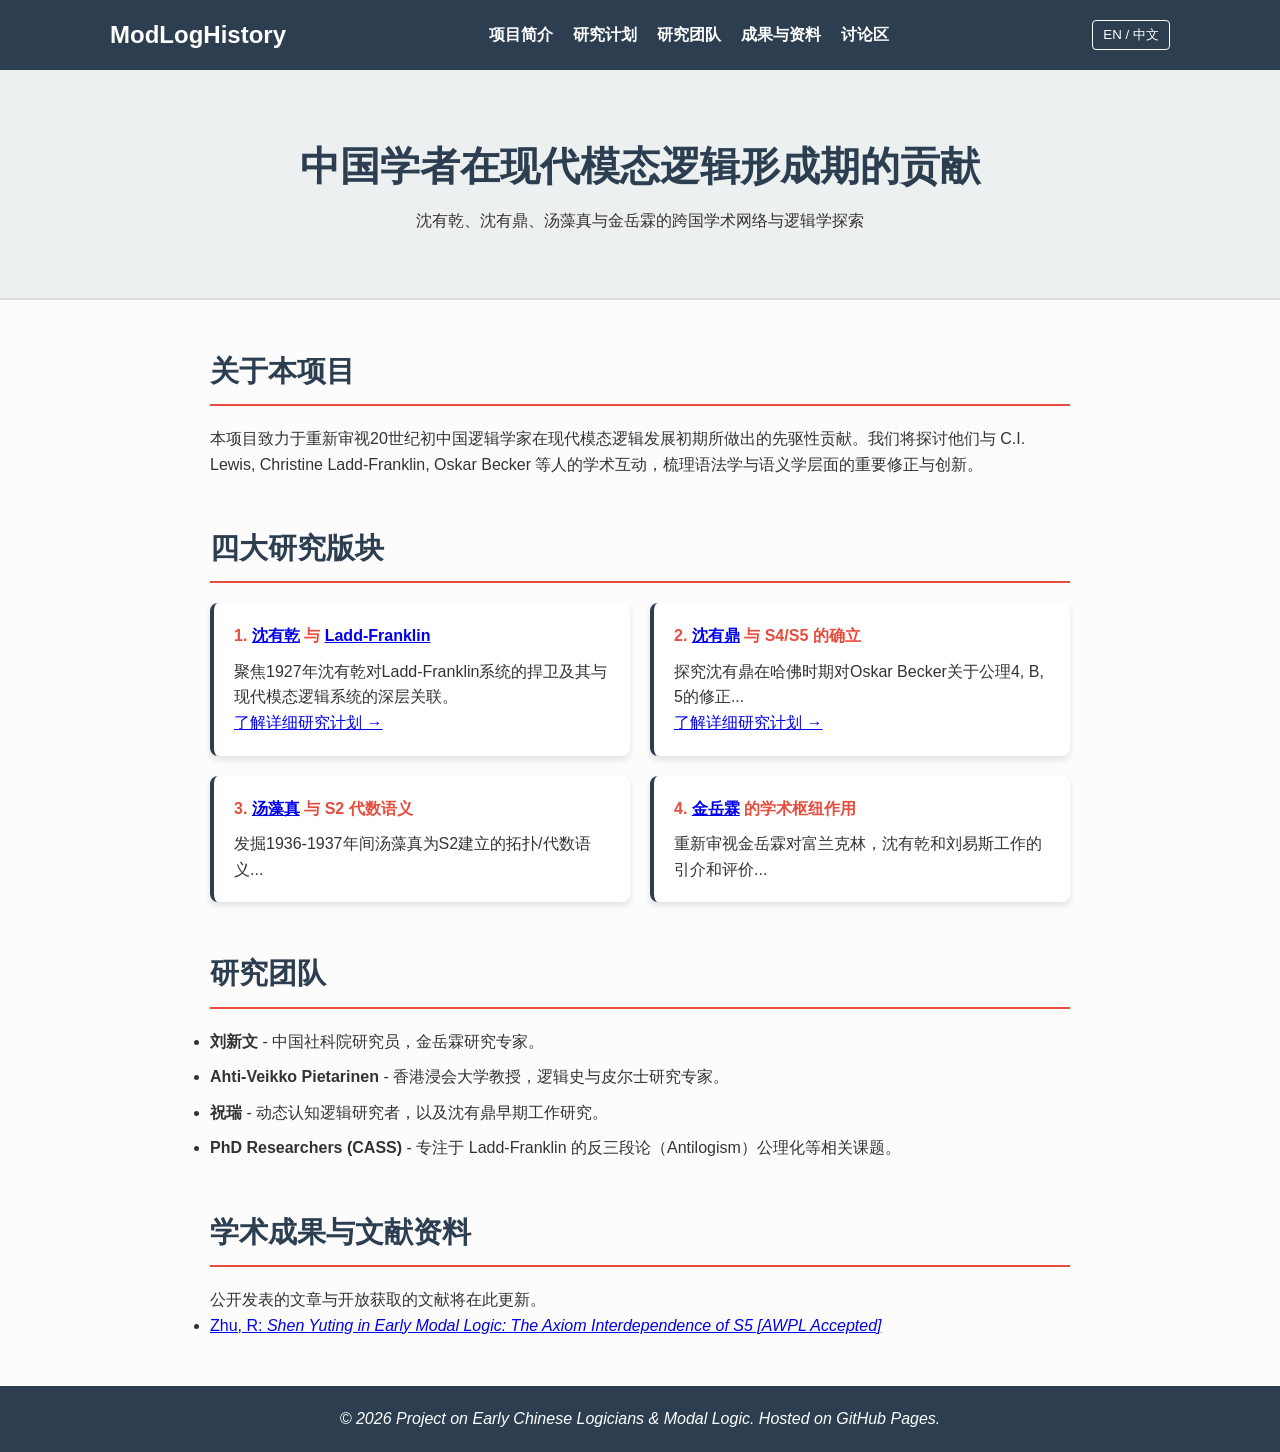
<file: index.html>
<!DOCTYPE html>
<html lang="zh">
<head>
    <meta charset="UTF-8">
    <meta name="viewport" content="width=device-width, initial-scale=1.0">
    <title>早期中国逻辑学家与模态逻辑 | Early Chinese Logicians & Modal Logic</title>
    <link rel="stylesheet" href="style.css">
</head>
<body>
    <nav>
        <div class="nav-container">
            <h1 class="logo">ModLogHistory</h1>
            <ul class="nav-links">
                <li><a href="#about" data-i18n="nav_about">项目简介</a></li>
                <li><a href="#research" data-i18n="nav_research">研究计划</a></li>
                <li><a href="#team" data-i18n="nav_team">研究团队</a></li>
                <li><a href="#publications" data-i18n="nav_publications">成果与资料</a></li>
                <li><a href="https://github.com/Raycaesar/CN_logicians_EML/discussions/1" target="_blank" data-i18n="nav_forum">讨论区</a></li>
            </ul>
            <button id="lang-toggle">EN / 中文</button>
        </div>
    </nav>

    <header class="hero">
        <h2 data-i18n="hero_title">中国学者在现代模态逻辑形成期的贡献</h2>
        <p data-i18n="hero_subtitle">沈有乾、沈有鼎、汤藻真与金岳霖的跨国学术网络与逻辑学探索</p>
    </header>

    <main>
        <section id="about" class="content-section">
            <h3 data-i18n="about_title">关于本项目</h3>
            <p data-i18n="about_content">本项目致力于重新审视20世纪初中国逻辑学家在现代模态逻辑发展初期所做出的先驱性贡献。我们将探讨他们与 C.I. Lewis, Christine Ladd-Franklin, Oskar Becker 等人的学术互动，梳理语法学与语义学层面的重要修正与创新。</p>
        </section>

        <section id="research" class="content-section">
            <h3 data-i18n="research_title">四大研究版块</h3>
            <div class="grid-container">

                <div class="card">
    <h4>1. <a href="scholar.html?id=shen-youqian">沈有乾</a> 与 <a href="scholar.html?id=ladd-franklin">Ladd-Franklin</a></h4>
    <p data-i18n="research_1">聚焦1927年沈有乾对Ladd-Franklin系统的捍卫及其与现代模态逻辑系统的深层关联。</p> <a href="research-1.html" class="read-more-btn" data-i18n="link_button_1">了解详细研究计划 →</a>
</div>


<div class="card">
    <h4>2. <a href="scholar.html?id=shen-yuting">沈有鼎</a> 与 S4/S5 的确立</h4>
    <p data-i18n="research_2">探究沈有鼎在哈佛时期对Oskar Becker关于公理4, B, 5的修正...</p><a href="research-2.html" class="read-more-btn" data-i18n="link_button_1">了解详细研究计划 →</a>
</div>

<div class="card">
    <h4>3. <a href="scholar.html?id=tang-zaozhen">汤藻真</a> 与 S2 代数语义</h4>
    <p data-i18n="research_3">发掘1936-1937年间汤藻真为S2建立的拓扑/代数语义...</p>
</div>

<div class="card">
    <h4>4. <a href="scholar.html?id=jin-yuelin">金岳霖</a> 的学术枢纽作用</h4>
    <p data-i18n="research_4">重新审视金岳霖对富兰克林，沈有乾和刘易斯工作的引介和评价...</p>
</div>
            </div>
        </section>

        <section id="team" class="content-section">
            <h3 data-i18n="team_title">研究团队</h3>
            <ul class="team-list">
                
                <li><strong>刘新文</strong> - 中国社科院研究员，金岳霖研究专家。</li>
                <li><strong>Ahti-Veikko Pietarinen</strong> - 香港浸会大学教授，逻辑史与皮尔士研究专家。</li>
                <li><strong>祝瑞</strong> - 动态认知逻辑研究者，以及沈有鼎早期工作研究。</li>
                <li><strong>PhD Researchers (CASS)</strong> - 专注于 Ladd-Franklin 的反三段论（Antilogism）公理化等相关课题。</li>
            </ul>
        </section>

        <section id="publications" class="content-section">
            <h3 data-i18n="pub_title">学术成果与文献资料</h3>
            <p data-i18n="pub_desc">公开发表的文章与开放获取的文献将在此更新。</p>
            <ul>
                <li><a href="#">Zhu, R: <i>Shen Yuting in Early Modal Logic: The Axiom Interdependence of S5<i> [AWPL Accepted]
</a></li>
            </ul>
        </section>
    </main>

    <footer>
        <p>&copy; 2026 Project on Early Chinese Logicians & Modal Logic. Hosted on GitHub Pages.</p>
    </footer>

    <script src="script.js"></script>
</body>
</html>
</file>
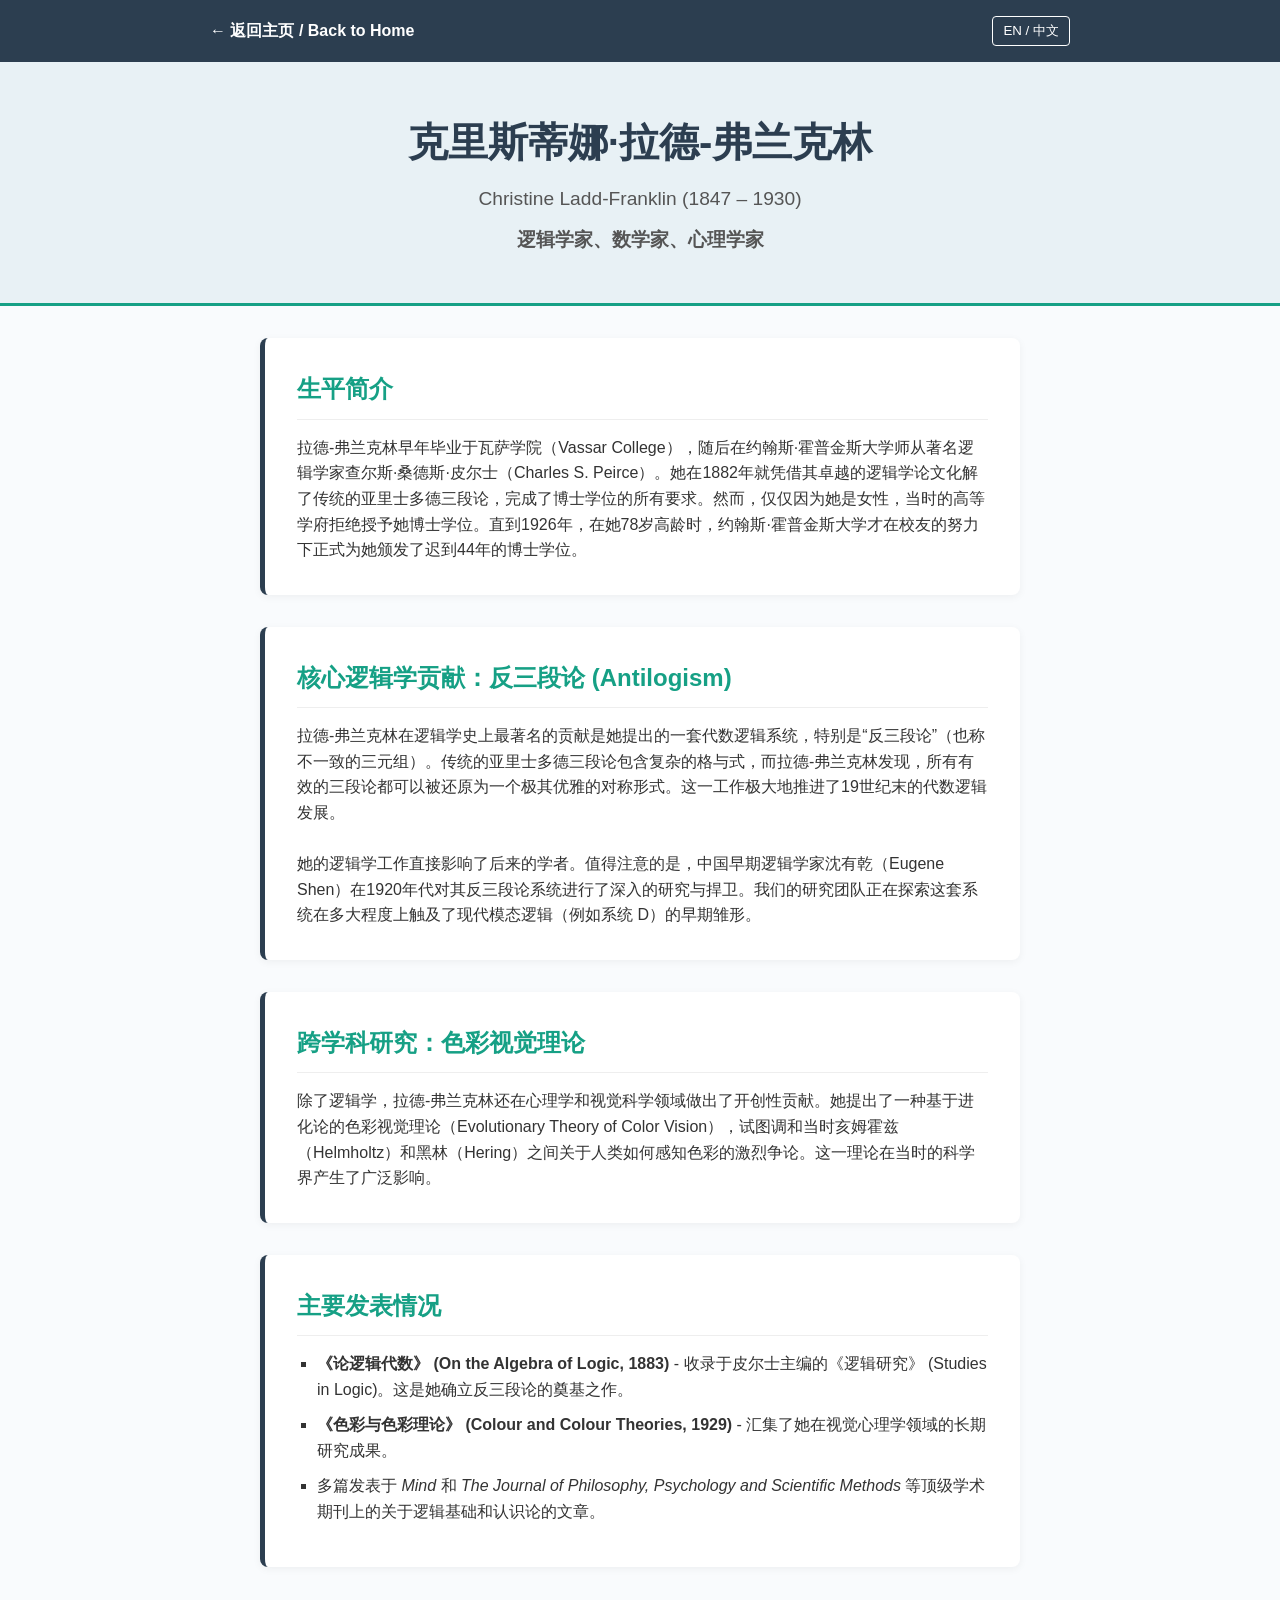
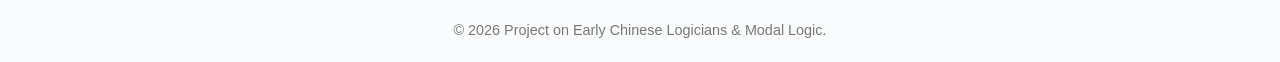
<file: CLF.html>
<!DOCTYPE html>
<html lang="zh">
<head>
    <meta charset="UTF-8">
    <meta name="viewport" content="width=device-width, initial-scale=1.0">
    <title>Christine Ladd-Franklin | 逻辑学家介绍</title>
    <style>
        :root {
            --primary-color: #2c3e50;
            --secondary-color: #16a085;
            --bg-color: #f9fbfd;
            --text-color: #333;
        }
        * { box-sizing: border-box; margin: 0; padding: 0; }
        body { font-family: 'Segoe UI', Tahoma, Geneva, Verdana, sans-serif; line-height: 1.6; color: var(--text-color); background: var(--bg-color); }
        
        /* 导航栏与主页样式保持一致 */
        nav { background: var(--primary-color); color: white; padding: 1rem 0; }
        .nav-container { display: flex; justify-content: space-between; align-items: center; max-width: 900px; margin: auto; padding: 0 20px; }
        .back-link { color: white; text-decoration: none; font-weight: bold; border-bottom: 1px solid transparent; transition: 0.3s; }
        .back-link:hover { border-bottom: 1px solid white; }
        #lang-toggle { background: transparent; border: 1px solid white; color: white; padding: 5px 10px; cursor: pointer; border-radius: 4px; }
        #lang-toggle:hover { background: white; color: var(--primary-color); }

        /* 头部信息 */
        .hero { background: #e8f1f5; padding: 3rem 20px; text-align: center; border-bottom: 3px solid var(--secondary-color); }
        .hero h1 { font-size: 2.5rem; color: var(--primary-color); margin-bottom: 10px; }
        .hero p { font-size: 1.2rem; color: #555; }

        /* 内容区 */
        .content-container { max-width: 800px; margin: 2rem auto; padding: 0 20px; }
        .section-block { background: white; padding: 2rem; border-radius: 8px; box-shadow: 0 2px 8px rgba(0,0,0,0.05); margin-bottom: 2rem; border-left: 5px solid var(--primary-color); }
        .section-block h2 { color: var(--secondary-color); margin-bottom: 15px; border-bottom: 1px solid #eee; padding-bottom: 10px; }
        
        ul.pub-list { list-style-type: square; margin-left: 20px; }
        ul.pub-list li { margin-bottom: 10px; }

        footer { text-align: center; padding: 20px; color: #777; font-size: 0.9rem; margin-top: 2rem; }
    </style>
</head>
<body>

    <nav>
        <div class="nav-container">
            <a href="index.html" class="back-link" data-i18n="nav_back">← 返回主页 / Back to Home</a>
            <button id="lang-toggle">EN / 中文</button>
        </div>
    </nav>

    <header class="hero">
        <h1 data-i18n="hero_name">克里斯蒂娜·拉德-弗兰克林</h1>
        <p>Christine Ladd-Franklin (1847 – 1930)</p>
        <p style="margin-top: 10px; font-weight: bold;" data-i18n="hero_title">逻辑学家、数学家、心理学家</p>
    </header>

    <main class="content-container">
        
        <div class="section-block">
            <h2 data-i18n="sec_bio_title">生平简介</h2>
            <p data-i18n="sec_bio_content">拉德-弗兰克林早年毕业于瓦萨学院（Vassar College），随后在约翰斯·霍普金斯大学师从著名逻辑学家查尔斯·桑德斯·皮尔士（Charles S. Peirce）。她在1882年就凭借其卓越的逻辑学论文化解了传统的亚里士多德三段论，完成了博士学位的所有要求。然而，仅仅因为她是女性，当时的高等学府拒绝授予她博士学位。直到1926年，在她78岁高龄时，约翰斯·霍普金斯大学才在校友的努力下正式为她颁发了迟到44年的博士学位。</p>
        </div>

        <div class="section-block">
            <h2 data-i18n="sec_logic_title">核心逻辑学贡献：反三段论 (Antilogism)</h2>
            <p data-i18n="sec_logic_content1">拉德-弗兰克林在逻辑学史上最著名的贡献是她提出的一套代数逻辑系统，特别是“反三段论”（也称不一致的三元组）。传统的亚里士多德三段论包含复杂的格与式，而拉德-弗兰克林发现，所有有效的三段论都可以被还原为一个极其优雅的对称形式。这一工作极大地推进了19世纪末的代数逻辑发展。</p>
            <br>
            <p data-i18n="sec_logic_content2">她的逻辑学工作直接影响了后来的学者。值得注意的是，中国早期逻辑学家沈有乾（Eugene Shen）在1920年代对其反三段论系统进行了深入的研究与捍卫。我们的研究团队正在探索这套系统在多大程度上触及了现代模态逻辑（例如系统 D）的早期雏形。</p>
        </div>

        <div class="section-block">
            <h2 data-i18n="sec_other_title">跨学科研究：色彩视觉理论</h2>
            <p data-i18n="sec_other_content">除了逻辑学，拉德-弗兰克林还在心理学和视觉科学领域做出了开创性贡献。她提出了一种基于进化论的色彩视觉理论（Evolutionary Theory of Color Vision），试图调和当时亥姆霍兹（Helmholtz）和黑林（Hering）之间关于人类如何感知色彩的激烈争论。这一理论在当时的科学界产生了广泛影响。</p>
        </div>

        <div class="section-block">
            <h2 data-i18n="sec_pub_title">主要发表情况</h2>
            <ul class="pub-list">
                <li data-i18n="pub_1"><strong>《论逻辑代数》 (On the Algebra of Logic, 1883)</strong> - 收录于皮尔士主编的《逻辑研究》 (Studies in Logic)。这是她确立反三段论的奠基之作。</li>
                <li data-i18n="pub_2"><strong>《色彩与色彩理论》 (Colour and Colour Theories, 1929)</strong> - 汇集了她在视觉心理学领域的长期研究成果。</li>
                <li data-i18n="pub_3">多篇发表于 <em>Mind</em> 和 <em>The Journal of Philosophy, Psychology and Scientific Methods</em> 等顶级学术期刊上的关于逻辑基础和认识论的文章。</li>
            </ul>
        </div>

    </main>

    <footer>
        <p>&copy; 2026 Project on Early Chinese Logicians & Modal Logic. </p>
    </footer>

    <script>
        const translations = {
            zh: {
                nav_back: "← 返回主页", hero_name: "克里斯蒂娜·拉德-弗兰克林", hero_title: "逻辑学家、数学家、心理学家",
                sec_bio_title: "生平简介", 
                sec_bio_content: "拉德-弗兰克林早年毕业于瓦萨学院（Vassar College），随后在约翰斯·霍普金斯大学师从著名逻辑学家查尔斯·桑德斯·皮尔士（Charles S. Peirce）。她在1882年就凭借其卓越的逻辑学论文化解了传统的亚里士多德三段论，完成了博士学位的所有要求。然而，仅仅因为她是女性，当时的高等学府拒绝授予她博士学位。直到1926年，在她78岁高龄时，约翰斯·霍普金斯大学才在校友的努力下正式为她颁发了迟到44年的博士学位。",
                sec_logic_title: "核心逻辑学贡献：反三段论 (Antilogism)", 
                sec_logic_content1: "拉德-弗兰克林在逻辑学史上最著名的贡献是她提出的一套代数逻辑系统，特别是“反三段论”（也称不一致的三元组）。传统的亚里士多德三段论包含复杂的格与式，而拉德-弗兰克林发现，所有有效的三段论都可以被还原为一个极其优雅的对称形式。这一工作极大地推进了19世纪末的代数逻辑发展。",
                sec_logic_content2: "她的逻辑学工作直接影响了后来的学者。值得注意的是，中国早期逻辑学家沈有乾（Eugene Shen）在1920年代对其反三段论系统进行了深入的研究与捍卫。我们的研究团队正在探索这套系统在多大程度上触及了现代模态逻辑的早期雏形。",
                sec_other_title: "跨学科研究：色彩视觉理论", 
                sec_other_content: "除了逻辑学，拉德-弗兰克林还在心理学和视觉科学领域做出了开创性贡献。她提出了一种基于进化论的色彩视觉理论（Evolutionary Theory of Color Vision），试图调和当时亥姆霍兹（Helmholtz）和黑林（Hering）之间关于人类如何感知色彩的激烈争论。这一理论在当时的科学界产生了广泛影响。",
                sec_pub_title: "主要发表情况", 
                pub_1: "<strong>《论逻辑代数》 (On the Algebra of Logic, 1883)</strong> - 收录于皮尔士主编的《逻辑研究》 (Studies in Logic)。这是她确立反三段论的奠基之作。",
                pub_2: "<strong>《色彩与色彩理论》 (Colour and Colour Theories, 1929)</strong> - 汇集了她在视觉心理学领域的长期研究成果。",
                pub_3: "多篇发表于 <em>Mind</em> 和 <em>The Journal of Philosophy, Psychology and Scientific Methods</em> 等顶级学术期刊上的关于逻辑基础和认识论的文章。"
            },
            en: {
                nav_back: "← Back to Home", hero_name: "Christine Ladd-Franklin", hero_title: "Logician, Mathematician, Psychologist",
                sec_bio_title: "Biography", 
                sec_bio_content: "Ladd-Franklin graduated from Vassar College and subsequently studied under the eminent logician Charles S. Peirce at Johns Hopkins University. She completed all requirements for her Ph.D. in 1882 with a brilliant dissertation on the algebra of logic. However, because she was a woman, the university refused to grant her the degree. It was not until 1926, when she was 78 years old, that Johns Hopkins officially awarded her the Ph.D. she had earned 44 years earlier.",
                sec_logic_title: "Core Logical Contribution: The Antilogism", 
                sec_logic_content1: "Ladd-Franklin's most famous contribution to the history of logic is her algebraic logic system, specifically the 'Antilogism' (or the inconsistent triad). While traditional Aristotelian syllogistic logic involved complex figures and moods, Ladd-Franklin discovered that all valid syllogisms could be reduced to a single, highly elegant symmetrical formula, profoundly advancing algebraic logic in the late 19th century.",
                sec_logic_content2: "Her work had a direct impact on later scholars. Notably, the early Chinese logician Eugene Shen (Shen Youqian) deeply studied and defended her Antilogism system in the 1920s. Our research team is currently exploring the extent to which this system touched upon the early precursors of modern modal logic.",
                sec_other_title: "Interdisciplinary Work: Color Vision Theory", 
                sec_other_content: "Beyond logic, Ladd-Franklin made groundbreaking contributions to psychology and vision science. She proposed an Evolutionary Theory of Color Vision, attempting to reconcile the fierce debate between Helmholtz and Hering regarding how humans perceive color. This theory was highly influential in the scientific community of her time.",
                sec_pub_title: "Key Publications", 
                pub_1: "<strong>'On the Algebra of Logic' (1883)</strong> - Published in <em>Studies in Logic</em>, edited by C.S. Peirce. This is her foundational work establishing the Antilogism.",
                pub_2: "<strong><em>Colour and Colour Theories</em> (1929)</strong> - A compilation of her long-term research in visual psychology.",
                pub_3: "Numerous papers on the foundations of logic and epistemology published in top academic journals such as <em>Mind</em> and <em>The Journal of Philosophy, Psychology and Scientific Methods</em>."
            }
        };

        let currentLang = 'zh';

        document.getElementById('lang-toggle').addEventListener('click', () => {
            currentLang = currentLang === 'zh' ? 'en' : 'zh';
            document.querySelectorAll('[data-i18n]').forEach(el => {
                const key = el.getAttribute('data-i18n');
                if (translations[currentLang][key]) {
                    el.innerHTML = translations[currentLang][key]; // 用 innerHTML 以支持文本中的加粗标签
                }
            });
        });
    </script>
</body>
</html>
</file>
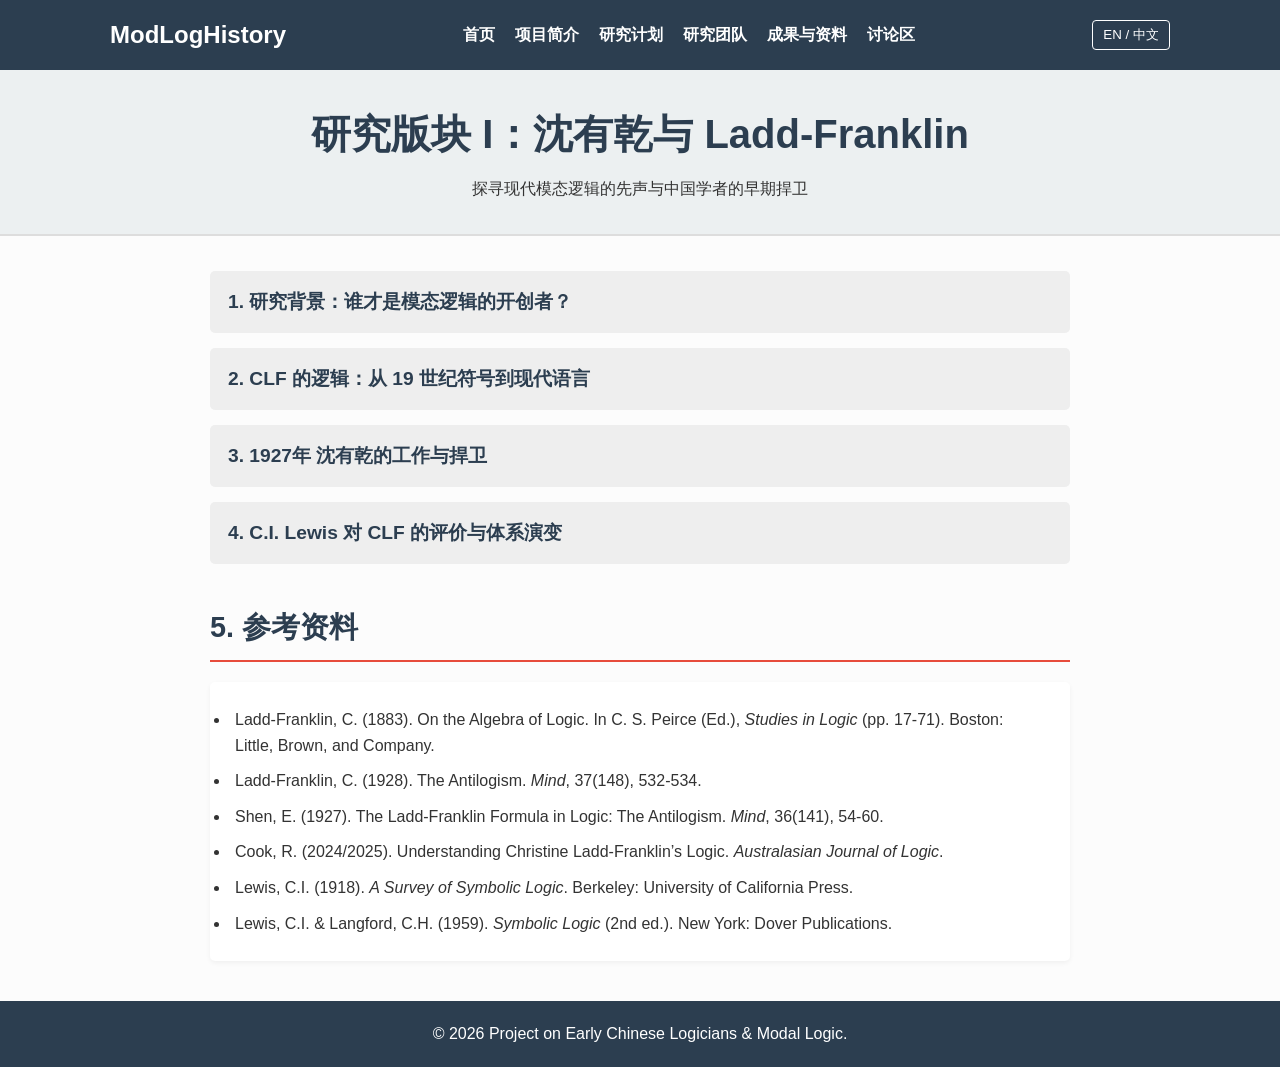
<file: research-1.html>
<!DOCTYPE html>
<html lang="zh">
<head>
    <meta charset="UTF-8">
    <meta name="viewport" content="width=device-width, initial-scale=1.0">
    <title>沈有乾与 Ladd-Franklin | 研究详情</title>
    <link rel="stylesheet" href="style.css">
    <style>
        /* 折叠面板样式 */
        .accordion { background-color: #eee; color: var(--primary-color, #2c3e50); cursor: pointer; padding: 18px; width: 100%; border: none; text-align: left; outline: none; font-size: 1.2rem; transition: 0.4s; margin-top: 15px; border-radius: 5px; font-weight: bold; }
        .active, .accordion:hover { background-color: #ddd; border-left: 5px solid var(--secondary-color, #e74c3c); }
        .panel { padding: 0 18px; background-color: white; display: none; overflow: hidden; border-left: 3px solid var(--primary-color, #2c3e50); margin-bottom: 10px; border-radius: 0 0 5px 5px; box-shadow: 0 2px 5px rgba(0,0,0,0.05); }
        .panel p { margin: 15px 0; }
        .ref-link { color: var(--secondary-color, #e74c3c); text-decoration: none; font-weight: bold; }
        .scholar-link { color: #2980b9; text-decoration: none; font-weight: bold; border-bottom: 1px dashed #2980b9; }
        .scholar-link:hover { color: #1abc9c; border-bottom: 1px solid #1abc9c; }

        /* 逻辑符号翻译器样式 */
        .widget-container { display: flex; flex-wrap: wrap; gap: 20px; margin: 20px 0; border: 1px solid #ccc; padding: 20px; border-radius: 8px; background: #fafafa; }
        .symbol-list { flex: 1; min-width: 200px; display: flex; flex-direction: column; gap: 10px; }
        .symbol-btn { padding: 10px; border: 1px solid #bdc3c7; background: white; cursor: pointer; border-radius: 4px; font-size: 1.1rem; text-align: left; transition: 0.2s; }
        .symbol-btn:hover { border-color: #3498db; }
        .symbol-btn.selected { background: #3498db; color: white; border-color: #3498db; font-weight: bold; }
        .symbol-detail { flex: 2; min-width: 300px; background: white; padding: 20px; border-radius: 4px; border-left: 4px solid #3498db; box-shadow: 0 2px 5px rgba(0,0,0,0.05); }
        .detail-title { color: #2c3e50; margin-bottom: 10px; border-bottom: 1px solid #eee; padding-bottom: 5px; }

        /* 锚点目标高亮特效 */
        .pub-list li {
            padding: 5px;
            border-radius: 4px;
            transition: background-color 1s ease;
        }
        .pub-list li:target {
            background-color: #fff3cd; /* 被选中时变成淡黄色 */
            border-left: 4px solid var(--secondary-color, #e74c3c);
        }
    </style>
</head>
<body>
    <nav>
        <div class="nav-container">
            <h1 class="logo">ModLogHistory</h1>
            <ul class="nav-links">
                <li><a href="index.html" data-i18n="nav_home">首页</a></li>
                <li><a href="index.html#about" data-i18n="nav_about">项目简介</a></li>
                <li><a href="index.html#research" data-i18n="nav_research">研究计划</a></li>
                <li><a href="index.html#team" data-i18n="nav_team">研究团队</a></li>
                <li><a href="index.html#publications" data-i18n="nav_publications">成果与资料</a></li>
                <li><a href="https://github.com/Raycaesar/CN_logicians_EML/discussions/1" target="_blank" data-i18n="nav_forum">讨论区</a></li>
            </ul>
            <button id="lang-toggle">EN / 中文</button>
        </div>
    </nav>

    <header class="hero" style="padding: 2rem 20px;">
        <h2 data-i18n="page_title">研究版块 I：沈有乾与 Ladd-Franklin</h2>
        <p data-i18n="page_subtitle">探寻现代模态逻辑的先声与中国学者的早期捍卫</p>
    </header>

    <main class="content-container" style="max-width: 900px; margin: 20px auto; padding: 0 20px;">
        
        <button class="accordion" data-i18n="acc_1">1. 研究背景：谁才是模态逻辑的开创者？</button>
        <div class="panel">
            <p data-i18n="p_1_1">一般认为，现代模态逻辑起源于 <strong>C.I. Lewis</strong> 或 <strong>Hugh MacColl</strong>。然而，最近这一看法受到了挑战。</p>
            <p data-i18n="p_1_2">在 <a href="https://sites.google.com/view/unilog2025/k-speakers/roy-cook" target="_blank" class="ref-link">Unilog 2025 会议</a> 中，著名逻辑学家 Roy Cook 提出了极具冲击力的观点：他认为 <a href="scholar.html?id=ladd-franklin" class="scholar-link">Christine Ladd-Franklin (CLF)</a> 在更早的几十年前，实际上已经有了模态逻辑的工作。她的代数逻辑蕴含了一个接近今天系统 D 的框架。如果这一假设成立，我们需要重新审视从皮尔士到刘易斯这段时期模态逻辑的演变。</p>
        </div>

        <button class="accordion" data-i18n="acc_2">2. CLF 的逻辑：从 19 世纪符号到现代语言</button>
        <div class="panel">
            <p data-i18n="p_2_1">要理解 CLF 的贡献，首先需要跨越符号学的障碍。以下交互面板展示了她的核心符号与现代逻辑的对应关系（点击左侧符号查看解析）：</p>
            
            <div class="widget-container">
                <div class="symbol-list" id="symbol-buttons">
                    <button class="symbol-btn selected" onclick="showSymbol('exclusion', this)">(a ∨ b) [Exclusion]</button>
                    <button class="symbol-btn" onclick="showSymbol('inclusion', this)">(a ∨̄ b) [Inclusion]</button>
                    <button class="symbol-btn" onclick="showSymbol('universe', this)">∞ & 0 [Universe/Zero]</button>
                    <button class="symbol-btn" onclick="showSymbol('antilogism', this)">Antilogism</button>
                </div>
                <div class="symbol-detail">
                    <h3 class="detail-title" id="detail-title">符号: (a ∨ b)</h3>
                    <p><strong>现代对应:</strong> <span id="detail-modern">¬(A ∧ B) / A 和 B 不相容</span></p>
                    <br>
                    <p><strong>学术解析:</strong> <span id="detail-desc">CLF 称其为“排除 (Exclusion)”。Roy Cook 认为，这一基于不相容性的代数运算，在更深层次上触及了模态逻辑中的一致性与可能性（类似于模态系统 D 中的算子性质）。</span></p>
                </div>
            </div>
        </div>

      
        <button class="accordion" data-i18n="acc_3">3. 1927年 沈有乾的工作与捍卫</button>
        <div class="panel">
            <p data-i18n="p_3_1">1927年，<a href="scholar.html?id=shen-youqian" class="scholar-link">沈有乾 (Eugene Shen)</a> 发表了<a href="#ref-shen-1927" class="ref-link">文章</a>，专门对 Ladd-Franklin 的系统进行了严密捍卫。如果 Roy Cook 的理论成立，这意味着沈有乾在当时已经接触到了现代模态逻辑的最前沿理念。</p>
            <p data-i18n="p_3_2">值得注意的是，1928年 CLF 发表过一篇 <a href="#ref-lf-1928" class="ref-link">notes</a>，指责 W.E. Johnson 盗用了她发明的 "Antilogism" 一词。沈有乾在这一学术争议背景下的发声，展现了中国学者对早期代数逻辑发展的敏锐追踪。我们将深入搜集并考察他是否有相关的中文文献传世。</p>
        </div>
        <button class="accordion" data-i18n="acc_4">4. C.I. Lewis 对 CLF 的评价与体系演变</button>
        <div class="panel">
            <p data-i18n="p_4_1">我们将进一步梳理 在C.I. Lewis 的<a href="#ref-lewis-1918" class="ref-link">著作</a> 对 CLF 的评价和引用。通过对比这两种体系的演变，探究模态逻辑是如何从早期的代数系统（如 CLF 的反三段论）一步步演化出严谨的严格蕴涵系统与模态公理的。</p>
        </div>

        <h3 style="margin-top: 40px; color: var(--primary-color, #2c3e50); border-bottom: 2px solid var(--secondary-color, #e74c3c); padding-bottom: 10px;" data-i18n="acc_5">5. 参考资料</h3>
        <div style="background-color: white; padding: 20px; border-radius: 5px; box-shadow: 0 2px 5px rgba(0,0,0,0.05); margin-bottom: 30px;">
            <ul class="pub-list">
                <li id="ref-lf-1883">Ladd-Franklin, C. (1883). On the Algebra of Logic. In C. S. Peirce (Ed.), <em>Studies in Logic</em> (pp. 17-71). Boston: Little, Brown, and Company.</li>
                
                <li id="ref-lf-1928">Ladd-Franklin, C. (1928). The Antilogism. <em>Mind</em>, 37(148), 532-534.</li>
                
                <li id="ref-shen-1927">Shen, E. (1927). The Ladd-Franklin Formula in Logic: The Antilogism. <em>Mind</em>, 36(141), 54-60.</li>
                
                <li id="ref-cook-ajl">Cook, R. (2024/2025). Understanding Christine Ladd-Franklin’s Logic. <em>Australasian Journal of Logic</em>.</li>
                
                
                <li id="ref-lewis-1918">Lewis, C.I. (1918). <em>A Survey of Symbolic Logic</em>. Berkeley: University of California Press.</li>
                
                <li id="ref-lewis-1959">Lewis, C.I. & Langford, C.H. (1959). <em>Symbolic Logic</em> (2nd ed.). New York: Dover Publications.</li>
            </ul>
        </div>
    </main>

    <footer style="text-align: center; padding: 20px; background: var(--primary-color, #2c3e50); color: white; margin-top: 40px;">
        <p>&copy; 2026 Project on Early Chinese Logicians & Modal Logic.</p>
    </footer>

    <script>
        // === 1. 折叠面板逻辑 ===
        var acc = document.getElementsByClassName("accordion");
        for (var i = 0; i < acc.length; i++) {
            acc[i].addEventListener("click", function() {
                this.classList.toggle("active");
                var panel = this.nextElementSibling;
                if (panel.style.display === "block") {
                    panel.style.display = "none";
                } else {
                    panel.style.display = "block";
                }
            });
        }

        // === 2. 交互式翻译器逻辑 ===
        const symbolData = {
            zh: {
                exclusion: { title: "符号: (a ∨ b)", modern: "¬(A ∧ B) / A 和 B 不相容", desc: "CLF 称其为“排除 (Exclusion)”。Roy Cook 认为，这一基于不相容性的代数运算，在更深层次上触及了模态逻辑中的一致性与可能性（类似于模态系统 D 中的算子性质）。" },
                inclusion: { title: "符号: (a ∨̄ b)", modern: "A ∨ B / A 或 B（传统的逻辑或）", desc: "CLF 称其为“包含 (Inclusion)”。这是不相容关系的对立面，用来构建经典三段论的代数基石。" },
                universe: { title: "符号: ∞ 与 0", modern: "1 (⊤ 真) 与 0 (⊥ 假)", desc: "CLF 使用无穷大符号 ∞ 来表示论域（真值），用 0 表示空集（假值）。这体现了 19 世纪将逻辑高度算术化的时代特征。" },
                antilogism: { title: "公式: (a ∨ b)(c ∨ d)(e ∨ f) < 0", modern: "A, B, C 不能同时为真（不一致的三元组）", desc: "这就是著名的“反三段论 (Antilogism)”。任何有效的三段论都可以被转换为三个命题同时不成立的形式。沈有乾 1927 年的文章主要就是对这一公式的几何和逻辑属性进行捍卫。" }
            },
            en: {
                exclusion: { title: "Symbol: (a ∨ b)", modern: "¬(A ∧ B) / A and B are incompatible", desc: "CLF termed this 'Exclusion'. Roy Cook argues that this algebraic operation based on incompatibility deeply touches upon consistency and possibility in modal logic (similar to operator properties in System D)." },
                inclusion: { title: "Symbol: (a ∨̄ b)", modern: "A ∨ B / A or B (Classical logical OR)", desc: "CLF termed this 'Inclusion'. It is the dual of the exclusion relation and serves as an algebraic cornerstone for classical syllogisms." },
                universe: { title: "Symbol: ∞ and 0", modern: "1 (⊤ True) and 0 (⊥ False)", desc: "CLF used the infinity symbol ∞ for the universe of discourse (Truth) and 0 for the empty set (Falsity), reflecting the highly arithmetized nature of 19th-century logic." },
                antilogism: { title: "Formula: (a ∨ b)(c ∨ d)(e ∨ f) < 0", modern: "A, B, and C cannot all be true (Inconsistent Triad)", desc: "This is the famous 'Antilogism'. Any valid syllogism can be transformed into a form where three propositions are mutually inconsistent. Eugene Shen's 1927 paper primarily defended the geometric and logical properties of this formula." }
            }
        };

        let currentSymbol = 'exclusion';

        function showSymbol(symbolKey, btnElement) {
            currentSymbol = symbolKey;
            // 更新按钮高亮
            document.querySelectorAll('.symbol-btn').forEach(btn => btn.classList.remove('selected'));
            btnElement.classList.add('selected');
            // 更新文本内容
            document.getElementById('detail-title').textContent = symbolData[currentLang][symbolKey].title;
            document.getElementById('detail-modern').textContent = symbolData[currentLang][symbolKey].modern;
            document.getElementById('detail-desc').textContent = symbolData[currentLang][symbolKey].desc;
        }

        // === 3. 中英双语切换逻辑 ===
        const translations = {
            zh: {
                nav_home: "首页", nav_about: "项目简介", nav_research: "研究计划", nav_team: "研究团队", nav_publications: "成果与资料", nav_forum: "讨论区",
                page_title: "研究版块 I：沈有乾与 Ladd-Franklin", page_subtitle: "探寻现代模态逻辑的先声与中国学者的早期捍卫",
                acc_1: "1. 研究背景：谁才是模态逻辑的开创者？",
                p_1_1: "一般认为，现代模态逻辑起源于 <strong>C.I. Lewis</strong> 或 <strong>Hugh MacColl</strong>。然而，最近这一看法受到了挑战。",
                p_1_2: "在 <a href='https://sites.google.com/view/unilog2025/k-speakers/roy-cook' target='_blank' class='ref-link'>Unilog 2025 会议</a> 中，著名逻辑学家 Roy Cook 提出了极具冲击力的观点：他认为 <a href='scholar.html?id=ladd-franklin' class='scholar-link'>Christine Ladd-Franklin (CLF)</a> 在更早的几十年前，实际上已经有了模态逻辑的工作。她的代数逻辑蕴含了一个接近今天系统 D 的框架。如果这一假设成立，我们需要重新审视从皮尔士到刘易斯这段时期模态逻辑的演变。",
                acc_2: "2. CLF 的逻辑：从 19 世纪符号到现代语言",
                p_2_1: "要理解 CLF 的贡献，首先需要跨越符号学的障碍。以下交互面板展示了她的核心符号与现代逻辑的对应关系（点击左侧符号查看解析）：",
                acc_3: "3. 1927年 沈有乾的工作与捍卫",
                p_3_1: "1927年，<a href='scholar.html?id=shen-youqian' class='scholar-link'>沈有乾 (Eugene Shen)</a> 发表了<a href='#ref-shen-1927' class='ref-link'>文章</a>，专门对 Ladd-Franklin 的系统进行了严密捍卫。如果 Roy Cook 的理论成立，这意味着沈有乾在当时已经接触到了现代模态逻辑的最前沿理念。",
                p_3_2: "值得注意的是，1928年 CLF 发表过一篇 <a href='#ref-lf-1928' class='ref-link'>notes</a>，指责 W.E. Johnson 盗用了她发明的 \"Antilogism\" 一词。沈有乾在这一学术争议背景下的发声，展现了中国学者对早期代数逻辑发展的敏锐追踪。我们将深入搜集并考察他是否有相关的中文文献传世。",
                acc_4: "4. C.I. Lewis 对 CLF 的评价与体系演变",
                p_4_1: "我们将进一步梳理 在C.I. Lewis 的<a href='#ref-lewis-1918' class='ref-link'>著作</a> 对 CLF 的评价和引用。通过对比这两种体系的演变，探究模态逻辑是如何从早期的代数系统（如 CLF 的反三段论）一步步演化出严谨的严格蕴涵系统与模态公理的。",
                acc_5: "5. 参考资料"
            },
            en: {
                nav_home: "Home", nav_about: "About", nav_research: "Research Plan", nav_team: "Team", nav_publications: "Publications", nav_forum: "Forum",
                page_title: "Theme I: Eugene Shen & Ladd-Franklin", page_subtitle: "Tracing the Precursors of Modal Logic and Early Defenses by Chinese Scholars",
                acc_1: "1. Background: Who is the True Founder of Modal Logic?",
                p_1_1: "It is generally believed that modern modal logic originated with <strong>C.I. Lewis</strong> or <strong>Hugh MacColl</strong>. However, this view has recently been challenged.",
                p_1_2: "At the <a href='https://sites.google.com/view/unilog2025/k-speakers/roy-cook' target='_blank' class='ref-link'>Unilog 2025</a> conference, renowned logician Roy Cook presented a striking argument: he believes <a href='scholar.html?id=ladd-franklin' class='scholar-link'>Christine Ladd-Franklin (CLF)</a> had already done work on modal logic decades earlier. Her algebraic logic implies a framework close to today's System D. If this hypothesis holds, we must re-examine the evolution of modal logic from Peirce to Lewis.",
                acc_2: "2. CLF's Logic: From 19th Century Symbols to Modern Language",
                p_2_1: "To understand CLF's contributions, we must first overcome semiotic barriers. The interactive panel below shows the correspondence between her core symbols and modern logic (Click symbols on the left to view parsing):",
                acc_3: "3. Eugene Shen's 1927 Work and Defense",
                p_3_1: "In 1927, <a href='scholar.html?id=shen-youqian' class='scholar-link'>Eugene Shen</a> published a <a href='#ref-shen-1927' class='ref-link'>paper</a> specifically defending Ladd-Franklin's system rigorously. If Roy Cook's theory stands, it implies Shen was engaging with the most cutting-edge concepts of modern modal logic at that time.",
                p_3_2: "Notably, in 1928, CLF published <a href='#ref-lf-1928' class='ref-link'>notes</a> accusing W.E. Johnson of plagiarizing her coined term 'Antilogism'. Shen's voice during this academic dispute demonstrates Chinese scholars' acute tracking of early algebraic logic developments. We will investigate whether he left relevant Chinese literature on this.",
                acc_4: "4. C.I. Lewis's Evaluation of CLF and System Evolution",
                p_4_1: "We will further sort out C.I. Lewis's evaluations and citations of CLF in his <a href='#ref-lewis-1918' class='ref-link'>A Survey of Symbolic Logic</a>. By comparing the evolution of these two systems, we will explore how modal logic evolved step-by-step from early algebraic systems (like CLF's antilogism) into rigorous strict implication systems and multiple modal axioms.",
                acc_5: "5. References"
            }
        };

        let currentLang = 'zh';
        document.getElementById('lang-toggle').addEventListener('click', () => {
            currentLang = currentLang === 'zh' ? 'en' : 'zh';
            
            // 翻译普通的带 data-i18n 的文本
            document.querySelectorAll('[data-i18n]').forEach(el => {
                const key = el.getAttribute('data-i18n');
                if (translations[currentLang][key]) {
                    el.innerHTML = translations[currentLang][key]; // 用 innerHTML 保护加粗和超链接
                }
            });

            // 更新交互器中的文本状态
            document.getElementById('detail-title').textContent = symbolData[currentLang][currentSymbol].title;
            document.getElementById('detail-modern').textContent = symbolData[currentLang][currentSymbol].modern;
            document.getElementById('detail-desc').textContent = symbolData[currentLang][currentSymbol].desc;
        });
    </script>
</body>
</html>
</file>
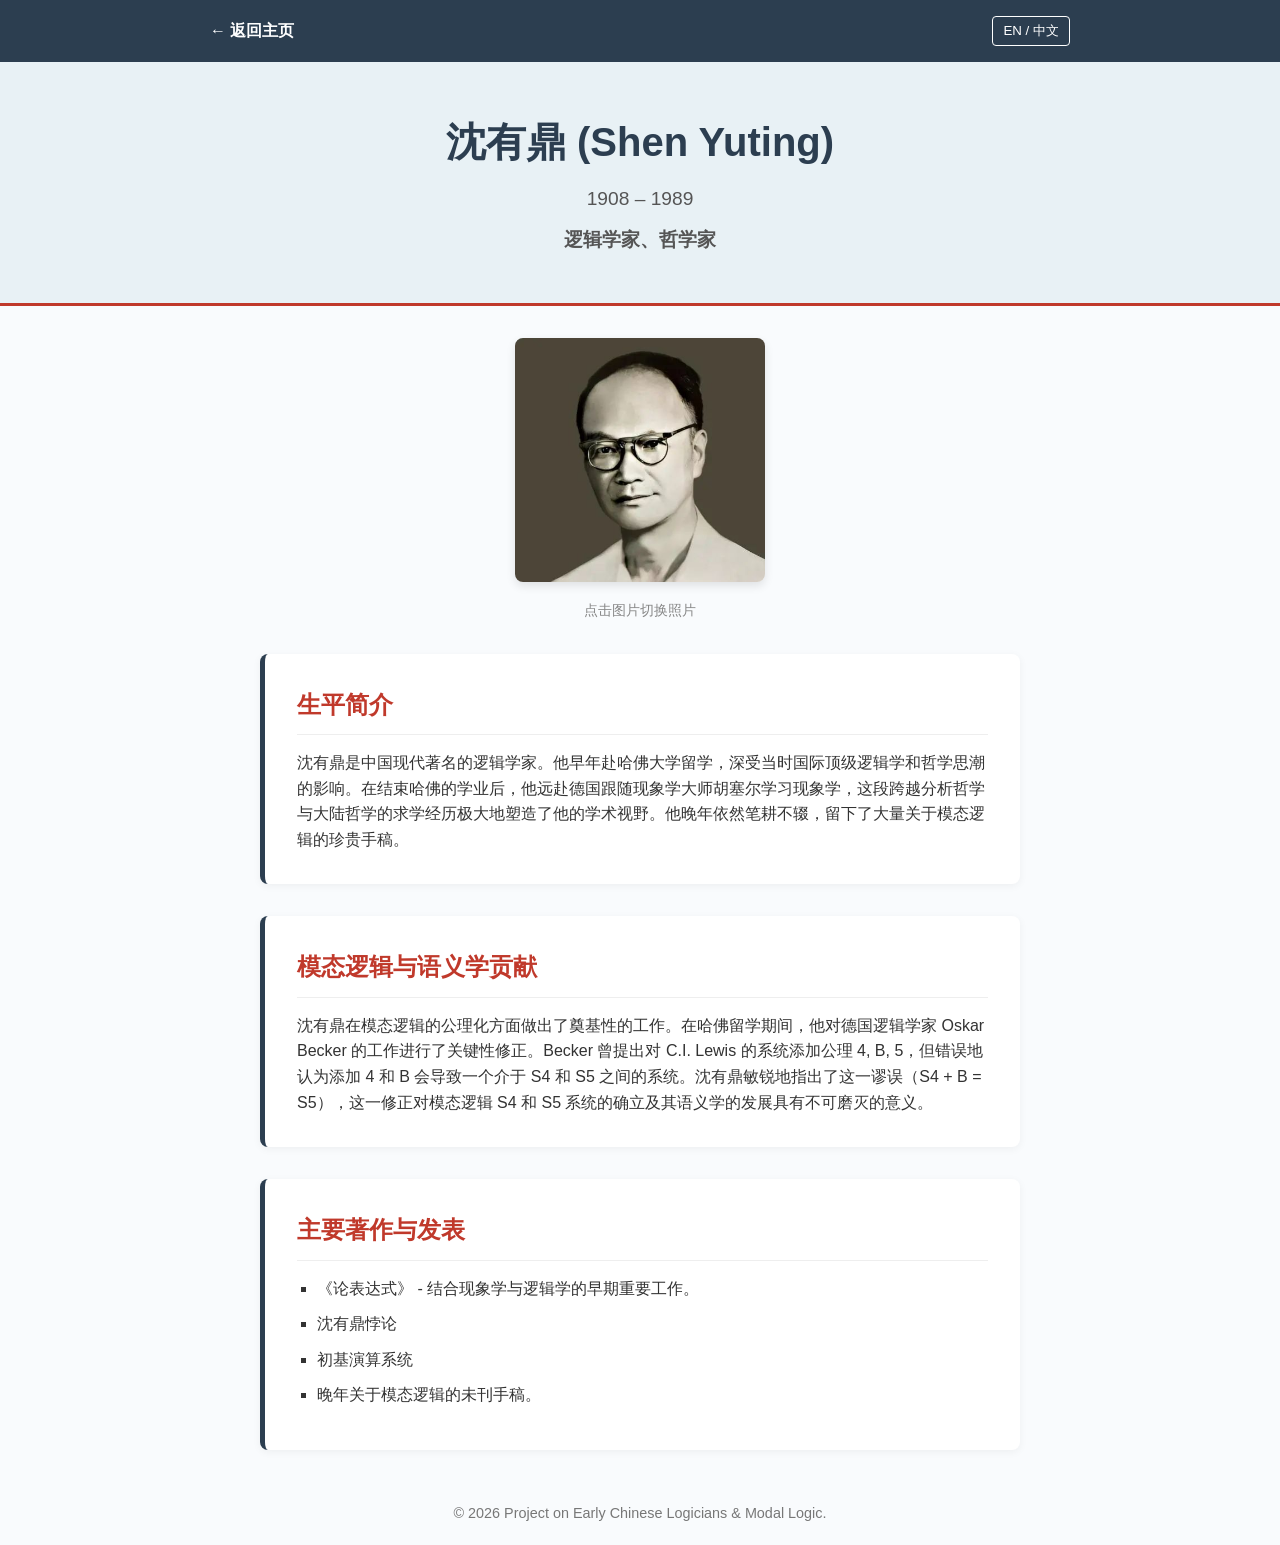
<file: scholar.html>
<!DOCTYPE html>
<html lang="zh">
<head>
    <meta charset="UTF-8">
    <meta name="viewport" content="width=device-width, initial-scale=1.0">
    <title>学者档案 | Scholar Profile</title>
    <style>
        :root {
            --primary-color: #2c3e50;
            --secondary-color: #c0392b;
            --bg-color: #f9fbfd;
            --text-color: #333;
        }
        * { box-sizing: border-box; margin: 0; padding: 0; }
        body { font-family: 'Segoe UI', Tahoma, Geneva, Verdana, sans-serif; line-height: 1.6; color: var(--text-color); background: var(--bg-color); }
        
        nav { background: var(--primary-color); color: white; padding: 1rem 0; }
        .nav-container { display: flex; justify-content: space-between; align-items: center; max-width: 900px; margin: auto; padding: 0 20px; }
        .back-link { color: white; text-decoration: none; font-weight: bold; border-bottom: 1px solid transparent; transition: 0.3s; }
        .back-link:hover { border-bottom: 1px solid white; }
        #lang-toggle { background: transparent; border: 1px solid white; color: white; padding: 5px 10px; cursor: pointer; border-radius: 4px; }
        #lang-toggle:hover { background: white; color: var(--primary-color); }

        .hero { background: #e8f1f5; padding: 3rem 20px; text-align: center; border-bottom: 3px solid var(--secondary-color); }
        .hero h1 { font-size: 2.5rem; color: var(--primary-color); margin-bottom: 10px; }
        .hero p { font-size: 1.2rem; color: #555; }

        .content-container { max-width: 800px; margin: 2rem auto; padding: 0 20px; }
        
        .photo-container { text-align: center; margin-bottom: 2rem; }
        .photo-container img { max-width: 250px; height: auto; border-radius: 8px; box-shadow: 0 4px 10px rgba(0,0,0,0.1); cursor: pointer; transition: transform 0.2s; }
        .photo-container img:hover { transform: scale(1.02); }
        .photo-hint { font-size: 0.85rem; color: #888; margin-top: 10px; }

        .section-block { background: white; padding: 2rem; border-radius: 8px; box-shadow: 0 2px 8px rgba(0,0,0,0.05); margin-bottom: 2rem; border-left: 5px solid var(--primary-color); }
        .section-block h2 { color: var(--secondary-color); margin-bottom: 15px; border-bottom: 1px solid #eee; padding-bottom: 10px; }
        
        ul.pub-list { list-style-type: square; margin-left: 20px; }
        ul.pub-list li { margin-bottom: 10px; }

        footer { text-align: center; padding: 20px; color: #777; font-size: 0.9rem; margin-top: 2rem; }
    </style>
</head>
<body>

    <nav>
        <div class="nav-container">
            <a href="index.html" class="back-link" id="nav_back">← 返回主页 / Back to Home</a>
            <button id="lang-toggle">EN / 中文</button>
        </div>
    </nav>

    <header class="hero">
        <h1 id="hero_name">加载中...</h1>
        <p id="hero_dates"></p>
        <p style="margin-top: 10px; font-weight: bold;" id="hero_title"></p>
    </header>

    <main class="content-container">
        <div class="photo-container">
            <img id="scholar_photo" src="" alt="Scholar Photo" onclick="nextPhoto()">
            <p class="photo-hint" id="photo_hint">点击图片切换照片 / Click image to switch</p>
        </div>

        <div class="section-block">
            <h2 id="sec_bio_title">生平简介</h2>
            <p id="sec_bio_content"></p>
        </div>

        <div class="section-block">
            <h2 id="sec_logic_title">学术贡献</h2>
            <p id="sec_logic_content"></p>
        </div>

        <div class="section-block">
            <h2 id="sec_pub_title">主要著作与发表</h2>
            <ul class="pub-list" id="pub_list"></ul>
        </div>
    </main>

    <footer>
        <p>&copy; 2026 Project on Early Chinese Logicians & Modal Logic.</p>
    </footer>

    <script>
        const scholarsData = {
            "shen-yuting": {
                images: [
        "portraits/shen-yuting/shen1.jpg", 
        "portraits/shen-yuting/shen2.png"
    ], 
                zh: {
                    name: "沈有鼎 (Shen Yuting)", dates: "1908 – 1989", title: "逻辑学家、哲学家",
                    bio_title: "生平简介", bio_content: "沈有鼎是中国现代著名的逻辑学家。他早年赴哈佛大学留学，深受当时国际顶级逻辑学和哲学思潮的影响。在结束哈佛的学业后，他远赴德国跟随现象学大师胡塞尔学习现象学，这段跨越分析哲学与大陆哲学的求学经历极大地塑造了他的学术视野。他晚年依然笔耕不辍，留下了大量关于模态逻辑的珍贵手稿。",
                    logic_title: "模态逻辑与语义学贡献", logic_content: "沈有鼎在模态逻辑的公理化方面做出了奠基性的工作。在哈佛留学期间，他对德国逻辑学家 Oskar Becker 的工作进行了关键性修正。Becker 曾提出对 C.I. Lewis 的系统添加公理 4, B, 5，但错误地认为添加 4 和 B 会导致一个介于 S4 和 S5 之间的系统。沈有鼎敏锐地指出了这一谬误（S4 + B = S5），这一修正对模态逻辑 S4 和 S5 系统的确立及其语义学的发展具有不可磨灭的意义。",
                    pub_title: "主要著作与发表", pubs: ["《论表达式》 - 结合现象学与逻辑学的早期重要工作。", "沈有鼎悖论","初基演算系统", "晚年关于模态逻辑的未刊手稿。"]
                },
                en: {
                    name: "Shen Yuting", dates: "1908 – 1989", title: "Logician, Philosopher",
                    bio_title: "Biography", bio_content: "Shen Yuting was a prominent modern Chinese logician. He studied at Harvard, where he was deeply influenced by international logical and philosophical currents. Following his time at Harvard, he studied phenomenology under Edmund Husserl in Germany. This unique trajectory profoundly shaped his academic vision.",
                    logic_title: "Contributions to Modal Logic and Semantics", logic_content: "During his time at Harvard, Shen made a critical correction to the work of Oskar Becker. Becker had proposed adding axioms 4, B, and 5 to C.I. Lewis's system, but mistakenly believed adding 4 and B would result in a system strictly between S4 and S5. Shen pointed out this error (S4 + B = S5), a correction of monumental importance for the formulation of S4 and S5.",
                    pub_title: "Selected Works", pubs: ["'On Expressions' - An early work bridging phenomenology and logic.", "Shen Yuting's paradox", , "Pure logic calculus", "Late-life unpublished manuscripts on modal logic."]
                }
            },
            "shen-youqian": {
                images: [
        "portraits/shen-youqian/eugene1.jpg", 
        "portraits/shen-youqian/eugene2.jpg", 
        
    ],
                zh: {
                    name: "沈有乾 (Eugene Shen)", dates: "1900 – 1996", title: "逻辑学家、心理学家",
                    bio_title: "生平简介", bio_content: "沈有乾（Eugene Shen）是中国极早接触并研究现代代数逻辑的学者。作为心理学和逻辑学的跨界学者，他在20世纪20年代末深入研究了当时国际前沿的逻辑学理论，并积极参与了国际学术界的探讨。",
                    logic_title: "对 Ladd-Franklin 的捍卫与模态逻辑溯源", logic_content: "沈有乾的突出贡献在于1927年对 Christine Ladd-Franklin “反三段论”逻辑系统的系统性捍卫。当代学者 Roy Cook 认为 Ladd-Franklin 是现代模态逻辑的真正开创者。沈有乾在对 Ladd-Franklin 的辩护中，实际上已经接触到了从皮尔士到 C.I. Lewis 过渡时期最核心的现代模态逻辑理念。",
                    pub_title: "主要著作与发表", pubs: ["1927年关于捍卫 Ladd-Franklin 反三段论的英文学术论文。", "早期探索逻辑代数与心理学交叉领域的文献。"]
                },
                en: {
                    name: "Eugene Shen (Shen Youqian)", dates: "1900 – 1996", title: "Logician, Psychologist",
                    bio_title: "Biography", bio_content: "Eugene Shen was one of the earliest Chinese scholars to encounter modern algebraic logic. As an interdisciplinary scholar in psychology and logic, he deeply engaged with international logical theories in the late 1920s.",
                    logic_title: "Defense of Ladd-Franklin and Roots of Modal Logic", logic_content: "A standout contribution was his systematic defense in 1927 of Christine Ladd-Franklin's 'antilogism'. Contemporary scholar Roy Cook argues LF is the true pioneer of modern modal logic. In his defense, Shen effectively engaged with the core concepts of modern modal logic during the critical transition from C.S. Peirce to C.I. Lewis.",
                    pub_title: "Selected Works", pubs: ["1927 English academic paper defending Ladd-Franklin's antilogism.", "Early literature exploring the intersection of the algebra of logic and psychology."]
                }
            },
            "tang-zaozhen": {
                images: [
        "portraits/tang-zaozhen/tang1.jpg", 
        "portraits/tang-zaozhen/tang2.jpg"
    ],
                zh: {
                    name: "汤藻真 (Tang Tsao-Chen)", dates: "1898 – 1951", title: "数学家、逻辑学家",
                    bio_title: "生平简介", bio_content: "汤藻真是中国早期的杰出数学家。他早年与毛泽东是同窗挚友。建国后不久，汤藻真不幸早逝，其夫人曾请求毛泽东给予家庭照顾，这段历史为他的学术生涯增添了深厚的时代印记。",
                    logic_title: "拓扑语义的先驱与严格蕴涵悖论", logic_content: "汤藻真在模态逻辑语义学上做出了超前的贡献。著名拓扑逻辑学者 Nick Bezhanishvili 确认，早在1936-1937年间，汤藻真就已经为系统 S2 建立了一套严密的拓扑/代数语义，早于1944年 McKinsey 和 Tarski 的经典文章。此外，他对 C.I. Lewis 严格蕴涵悖论的研究也具有极高的前瞻性。",
                    pub_title: "主要著作与发表", pubs: ["1936-1937年间关于 S2 系统拓扑/代数语义的先驱性论文。", "关于严格蕴涵悖论的数学/逻辑学分析。"]
                },
                en: {
                    name: "Tang Tsao-Chen (Tang Zaozhen)", dates: "1898 – 1951", title: "Mathematician, Logician",
                    bio_title: "Biography", bio_content: "Tang Tsao-Chen was a distinguished early Chinese mathematician. Notably, he was a classmate and close friend of Mao Zedong in his early years. Passing away shortly after the founding of the PRC, his widow reached out to Mao for support—a historical detail that adds profound depth to his life story.",
                    logic_title: "Pioneer of Topological Semantics", logic_content: "Tang made incredibly advanced contributions to the semantics of modal logic. Prominent researcher Nick Bezhanishvili has confirmed that Tang had already established a rigorous topological/algebraic semantics for System S2 between 1936 and 1937, pre-dating McKinsey and Tarski. Furthermore, his research on the paradoxes of strict implication was highly forward-looking.",
                    pub_title: "Selected Works", pubs: ["Pioneering papers (1936-1937) establishing topological/algebraic semantics for the S2 system.", "Mathematical analyses of the paradoxes of strict implication."]
                }
            },
            "jin-yuelin": {
                images: [
        "portraits/jin-yuelin/jin1.jpg", 
        "portraits/jin-yuelin/jin2.jpg"
    ],
                zh: {
                    name: "金岳霖 (Jin Yuelin)", dates: "1895 – 1984", title: "哲学家、逻辑学家",
                    bio_title: "生平简介", bio_content: "金岳霖是中国现代哲学的奠基人之一，清华大学哲学系的创办者。他将西方分析哲学系统地引入中国，培养了包括沈有鼎在内的一大批杰出学者，是中国早期逻辑学研究的绝对核心与学术枢纽。",
                    logic_title: "模态逻辑的引介与学术网络枢纽", logic_content: "虽然金岳霖先生并非数学科班出身，但他对模态逻辑在中国的传播起到了不可替代的桥梁作用。在他的经典著作《逻辑》一书中，他专门提及并引介了 Ladd-Franklin 以及沈有乾的工作。通过他的普及与串联，模态逻辑的早期火种得以在中国学术圈生根发芽。",
                    pub_title: "主要著作与发表", pubs: ["《逻辑》 - 中国现代逻辑学教育的奠基之作，书中引介了LF与沈有乾的工作。", "《知识论》 - 中国本土构建的最庞大、最严密的认识论体系。", "《论道》 - 结合西方逻辑分析方法与中国传统哲学的著作。"]
                },
                en: {
                    name: "Jin Yuelin", dates: "1895 – 1984", title: "Philosopher, Logician",
                    bio_title: "Biography", bio_content: "Jin Yuelin was one of the founders of modern Chinese philosophy and the founder of the Philosophy Department at Tsinghua University. He mentored a generation of outstanding scholars, including Shen Yuting, acting as the absolute core of early Chinese logic research.",
                    logic_title: "Transmission of Modal Logic and Academic Hub", logic_content: "Although Jin was not trained as a mathematician, he played an irreplaceable bridging role in the spread of modal logic in China. In his seminal textbook 'Logic', he explicitly mentioned and introduced the work of Christine Ladd-Franklin and Eugene Shen, allowing the early sparks of modal logic to take root.",
                    pub_title: "Selected Works", pubs: ["'Logic' (逻辑) - The foundational textbook for modern logic education in China.", "'Knowledge Theory' (知识论) - A massive and rigorous epistemological system.", "'On the Tao' (论道) - Combining Western logical analysis with traditional Chinese philosophy."]
                }
            },
            "ladd-franklin": {
                images: ["portraits/ladd-franklin/clf1.jpg", 
        "portraits/ladd-franklin/clf2.jpg",],
                zh: {
                    name: "克里斯蒂娜·拉德-弗兰克林 (C. Ladd-Franklin)", dates: "1847 – 1930", title: "逻辑学家、数学家",
                    bio_title: "生平简介", bio_content: "拉德-弗兰克林在约翰斯·霍普金斯大学师从著名逻辑学家查尔斯·S·皮尔士（Charles S. Peirce）。她在1882年就完成了博士学位的所有要求，但因女性身份被拒授学位，直到1926年（78岁高龄）才获得迟到44年的博士学位。",
                    logic_title: "反三段论 (Antilogism) 与模态逻辑先声", logic_content: "她提出了一套代数逻辑系统，即“反三段论”，将传统有效三段论还原为一个极优雅的对称形式。Roy Cook 等学者认为，这套系统给出了一个接近现代模态逻辑系统 D 的框架，使她成为现代模态逻辑的真正开创者之一。中国早期学者沈有乾对该系统进行了深入研究与捍卫。此外，她还提出了基于进化论的色彩视觉理论。",
                    pub_title: "主要著作与发表", pubs: ["《论逻辑代数》 (1883) - 收录于皮尔士主编的《逻辑研究》，确立反三段论。","《色彩与色彩理论》 (1929) - 视觉心理学领域的长期研究成果。"]
                },
                en: {
                    name: "Christine Ladd-Franklin", dates: "1847 – 1930", title: "Logician, Mathematician",
                    bio_title: "Biography", bio_content: "Ladd-Franklin studied under the eminent logician Charles S. Peirce at Johns Hopkins University. She completed all requirements for her Ph.D. in 1882 but was refused the degree because she was a woman. It was not until 1926, at age 78, that she was officially awarded her Ph.D.",
                    logic_title: "The Antilogism and Precursors to Modal Logic", logic_content: "She discovered the 'Antilogism', reducing all valid syllogisms to a single symmetrical formula. Scholars like Roy Cook argue this framework, resembling System D, marks her as a true pioneer of modern modal logic. Her system was notably defended by early Chinese logician Eugene Shen. She also proposed an influential Evolutionary Theory of Color Vision.",
                    pub_title: "Selected Works", pubs: ["'On the Algebra of Logic' (1883) - Published in Studies in Logic, edited by C.S. Peirce.", "Colour and Colour Theories (1929) - A compilation of visual psychology research."]
                }
            }
        };

        const urlParams = new URLSearchParams(window.location.search);
        const currentScholar = urlParams.get('id') || 'shen-yuting'; 

        let currentLang = 'zh';
        let currentPhotoIndex = 0;
        const scholar = scholarsData[currentScholar] || scholarsData['shen-yuting'];

        function renderContent() {
            const data = scholar[currentLang];
            document.getElementById('hero_name').textContent = data.name;
            document.getElementById('hero_dates').textContent = data.dates;
            document.getElementById('hero_title').textContent = data.title;
            
            document.getElementById('sec_bio_title').textContent = data.bio_title;
            document.getElementById('sec_bio_content').textContent = data.bio_content;
            
            document.getElementById('sec_logic_title').textContent = data.logic_title;
            document.getElementById('sec_logic_content').textContent = data.logic_content;
            
            document.getElementById('sec_pub_title').textContent = data.pub_title;
            
            const pubList = document.getElementById('pub_list');
            pubList.innerHTML = '';
            data.pubs.forEach(pub => {
                const li = document.createElement('li');
                li.textContent = pub;
                pubList.appendChild(li);
            });

            document.getElementById('nav_back').textContent = currentLang === 'zh' ? '← 返回主页' : '← Back to Home';
            document.getElementById('photo_hint').textContent = currentLang === 'zh' ? '点击图片切换照片' : 'Click image to switch';
            
            if(scholar.images && scholar.images.length > 0) {
                document.getElementById('scholar_photo').src = scholar.images[currentPhotoIndex];
            } else {
                document.getElementById('scholar_photo').style.display = 'none';
                document.getElementById('photo_hint').style.display = 'none';
            }
        }

        function nextPhoto() {
            if(scholar.images && scholar.images.length > 1) {
                currentPhotoIndex = (currentPhotoIndex + 1) % scholar.images.length;
                document.getElementById('scholar_photo').src = scholar.images[currentPhotoIndex];
            }
        }

        document.getElementById('lang-toggle').addEventListener('click', () => {
            currentLang = currentLang === 'zh' ? 'en' : 'zh';
            renderContent();
        });

        window.onload = renderContent;
    </script>
</body>
</html>
</file>
<file: style.css>
:root {
    --primary-color: #2c3e50;
    --secondary-color: #e74c3c;
    --bg-color: #fcfcfc;
    --text-color: #333;
}
* { box-sizing: border-box; margin: 0; padding: 0; }
body { font-family: 'Segoe UI', Tahoma, Geneva, Verdana, sans-serif; line-height: 1.6; color: var(--text-color); background: var(--bg-color); }
nav { background: var(--primary-color); color: white; padding: 1rem 0; position: sticky; top: 0; z-index: 100; }
.nav-container { display: flex; justify-content: space-between; align-items: center; max-width: 1100px; margin: auto; padding: 0 20px; }
.nav-links { list-style: none; display: flex; gap: 20px; }
.nav-links a { color: white; text-decoration: none; font-weight: bold; transition: color 0.3s; }
.nav-links a:hover { color: var(--secondary-color); }
#lang-toggle { background: transparent; border: 1px solid white; color: white; padding: 5px 10px; cursor: pointer; border-radius: 4px; }
#lang-toggle:hover { background: white; color: var(--primary-color); }
.hero { background: #ecf0f1; text-align: center; padding: 4rem 20px; border-bottom: 2px solid #ddd; }
.hero h2 { font-size: 2.5rem; color: var(--primary-color); margin-bottom: 10px; }
.content-section { max-width: 900px; margin: 3rem auto; padding: 0 20px; }
h3 { color: var(--primary-color); border-bottom: 2px solid var(--secondary-color); padding-bottom: 10px; margin-bottom: 20px; font-size: 1.8rem; }
.grid-container { display: grid; grid-template-columns: repeat(auto-fit, minmax(300px, 1fr)); gap: 20px; }
.card { background: white; padding: 20px; border-radius: 8px; box-shadow: 0 4px 6px rgba(0,0,0,0.1); border-left: 4px solid var(--primary-color); }
.card h4 { margin-bottom: 10px; color: var(--secondary-color); }
.team-list li { margin-bottom: 10px; }
footer { text-align: center; padding: 20px; background: var(--primary-color); color: white; margin-top: 40px; }
</file>
